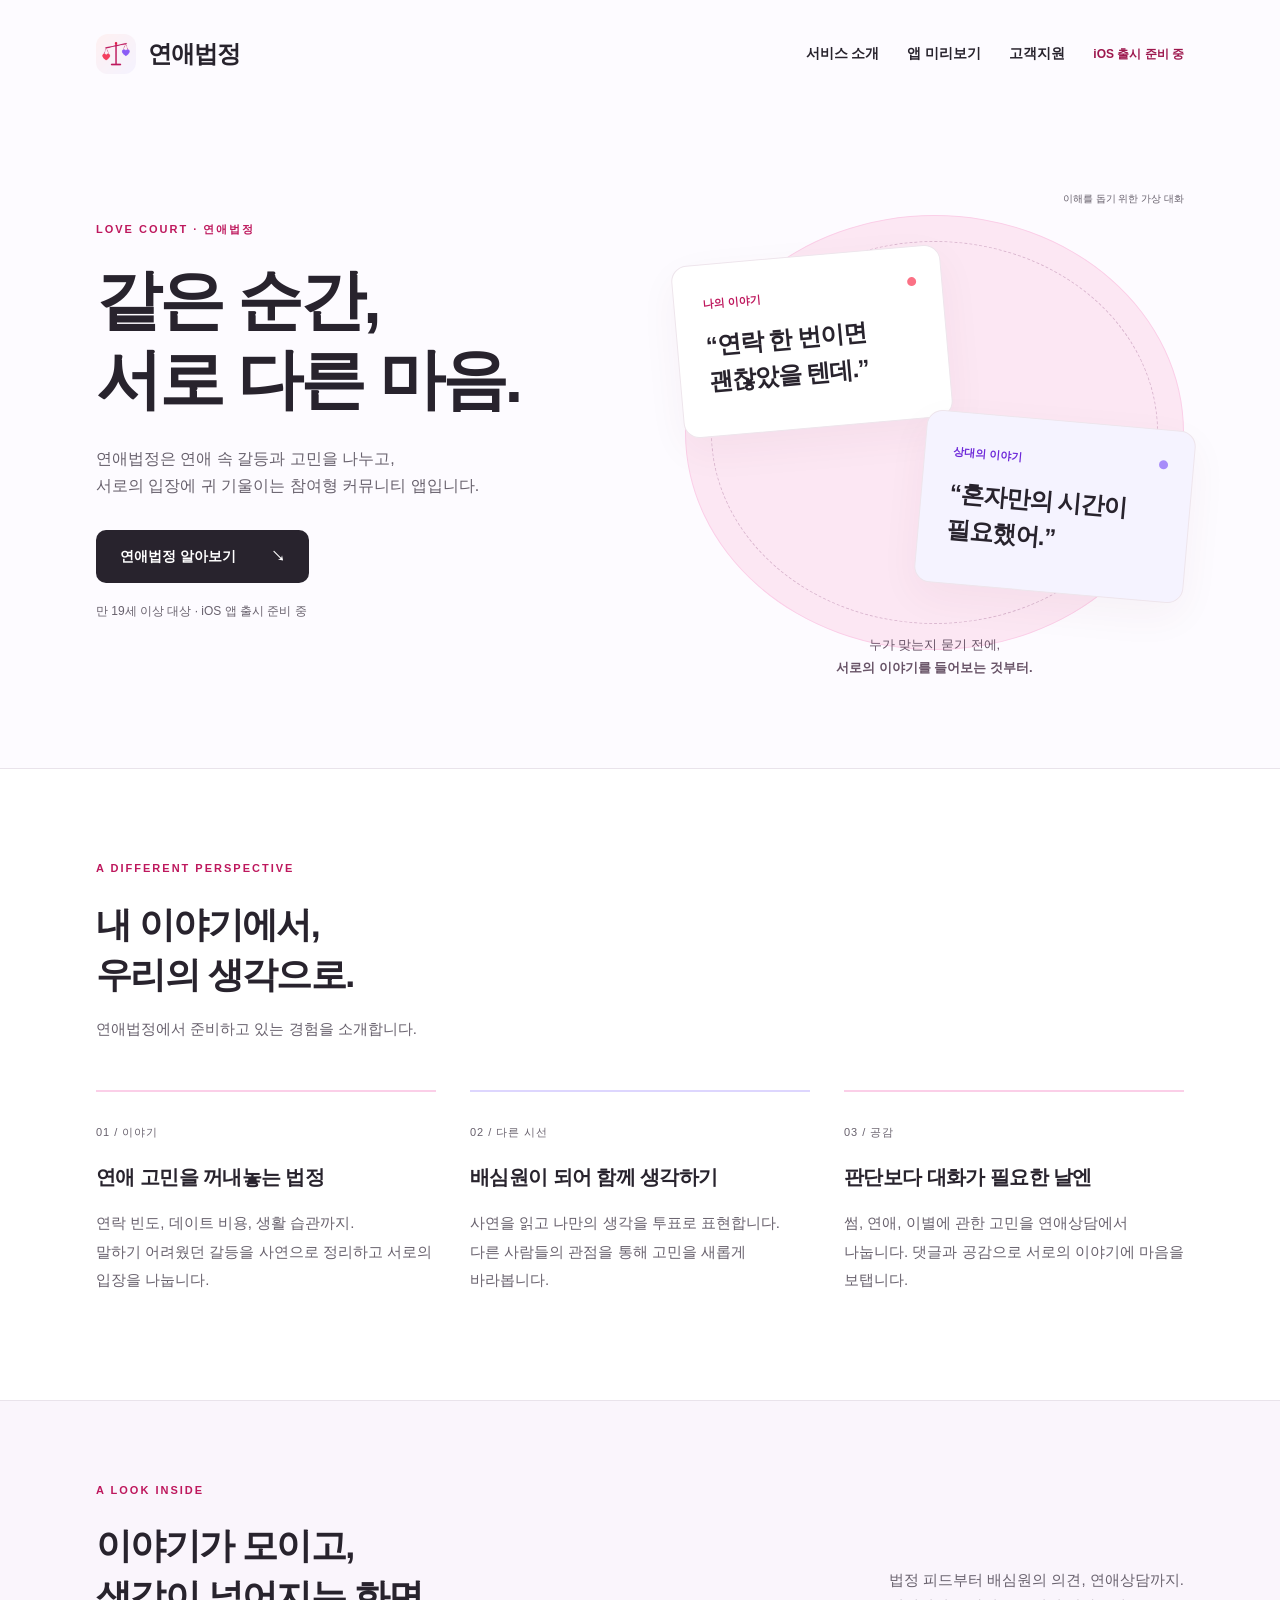
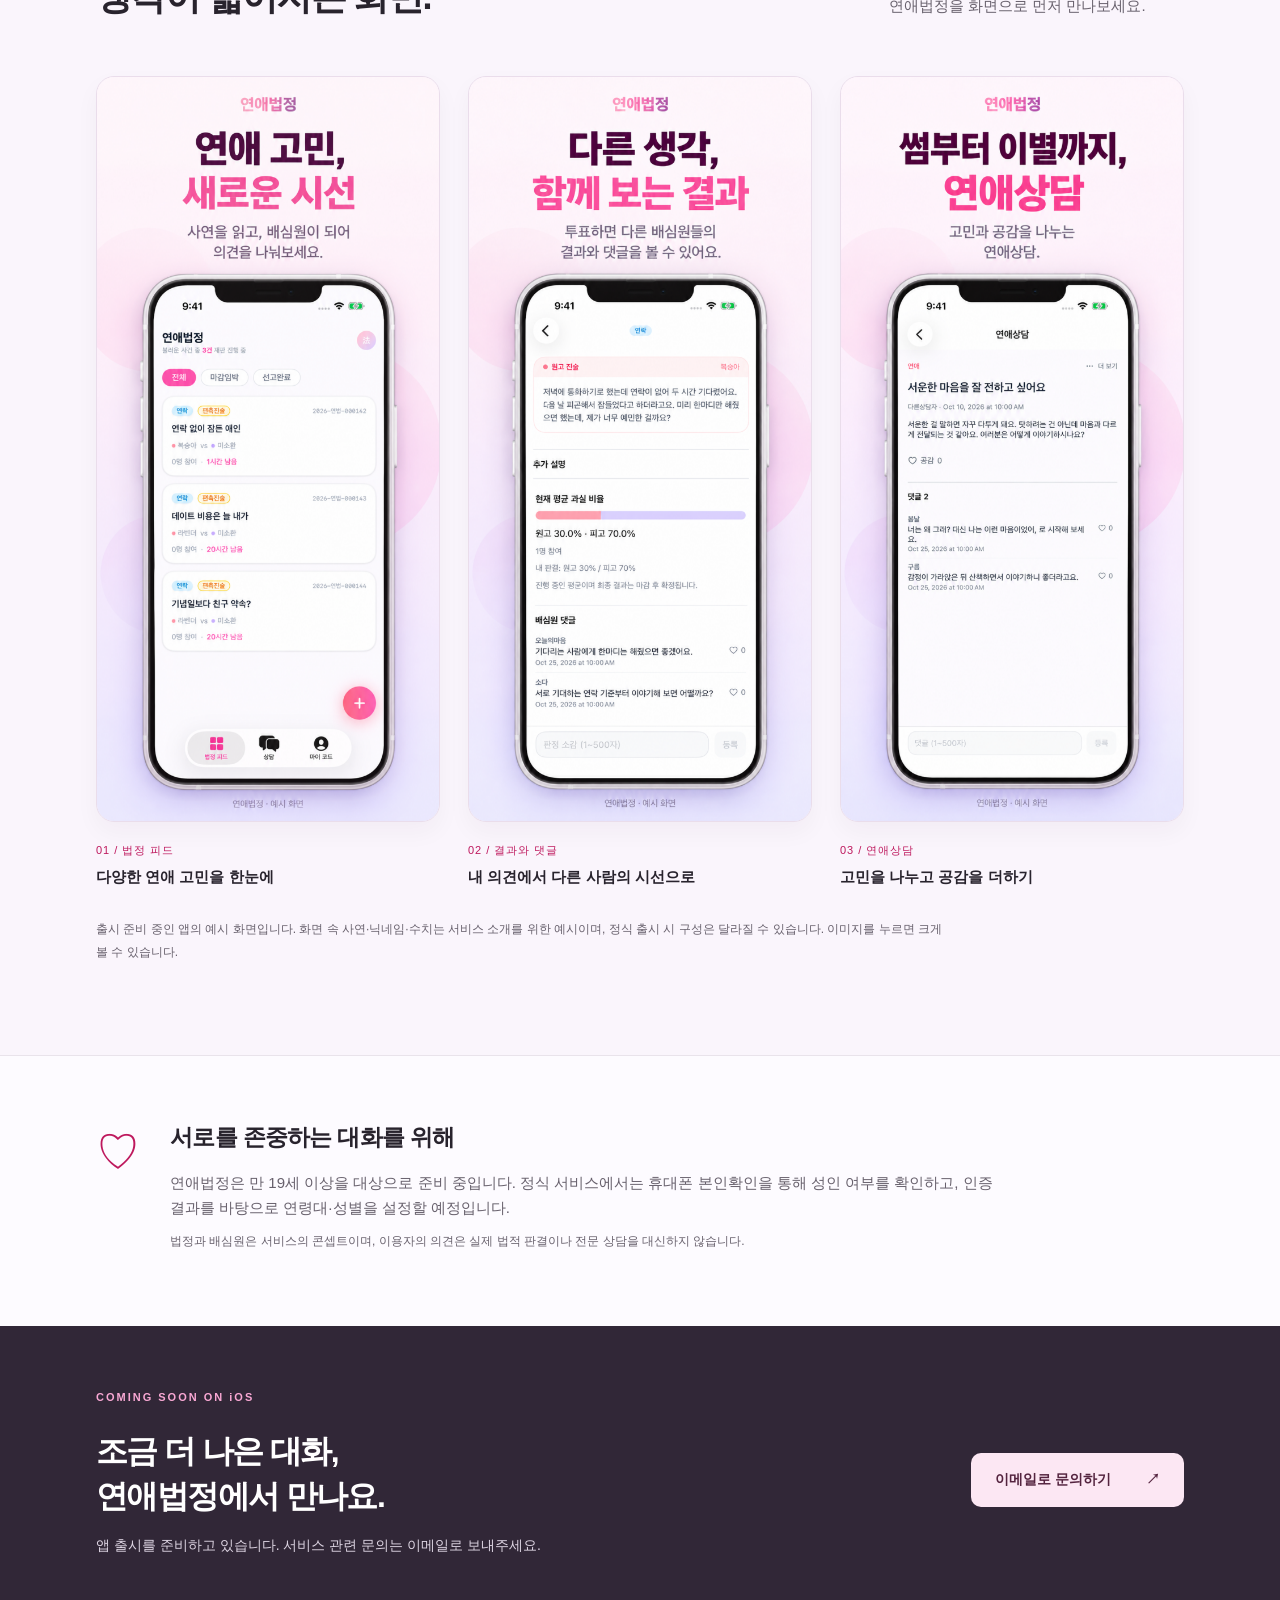
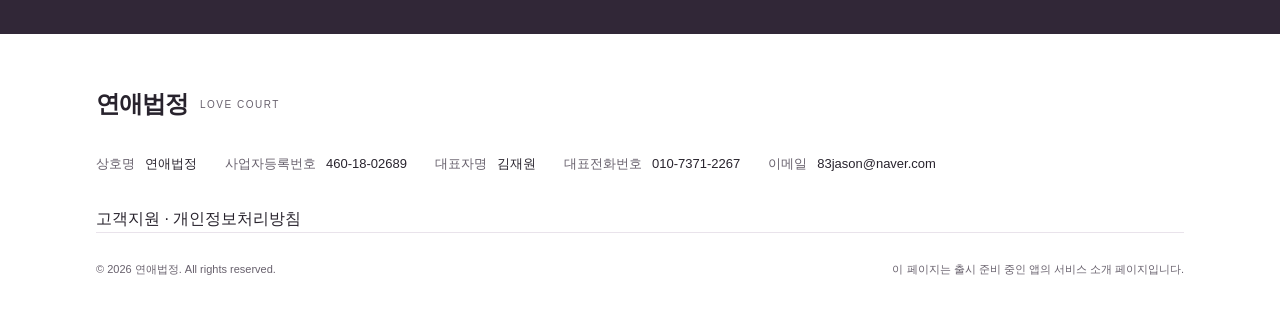
<file: index.html>
<!doctype html>
<html lang="ko">
<head><meta charset="utf-8"><meta name="viewport" content="width=device-width, initial-scale=1"><meta name="theme-color" content="#FDFBFF"><title>연애법정 | 서로 다른 마음을 듣는 곳</title><meta name="description" content="연애 속 고민을 꺼내고, 서로의 입장을 듣고, 함께 생각하는 공간. 만 19세 이상을 위한 연애법정 iOS 앱을 준비하고 있습니다."><meta property="og:title" content="연애법정 — 서로 다른 마음을 듣는 곳"><meta property="og:description" content="연애 고민, 이제 다른 시선으로. 연애법정 iOS 앱 출시 준비 중."><meta property="og:type" content="website"><link rel="icon" href="icon.png"><link rel="stylesheet" href="style.css?v=20261106-text-status"></head>
<body><a class="skip" href="#main">본문 바로가기</a>
<header class="wrap"><a class="brand" href="#" aria-label="연애법정 처음으로"><img src="icon.png" width="40" height="40" alt="">연애법정</a><nav aria-label="주 메뉴"><a href="#about">서비스 소개</a><a class="screens-link" href="#screens">앱 미리보기</a><a href="support.html">고객지원</a><span class="status">iOS 출시 준비 중</span></nav></header>
<main id="main"><section class="hero wrap"><div class="hero-copy"><p class="eyebrow">LOVE COURT · 연애법정</p><h1>같은 순간,<br>서로 다른 마음.</h1><p class="intro">연애법정은 연애 속 갈등과 고민을 나누고,<br class="desktop"> 서로의 입장에 귀 기울이는 참여형 커뮤니티 앱입니다.</p><a class="button" href="#about">연애법정 알아보기 <span aria-hidden="true">↘</span></a><p class="availability">만 19세 이상 대상 · iOS 앱 출시 준비 중</p></div>
<div class="visual" aria-label="서비스 개념을 보여주는 가상의 대화 예시"><div class="orbit"></div><span class="example-label">이해를 돕기 위한 가상 대화</span><div class="note note-a"><span class="speaker">나의 이야기</span><p>“연락 한 번이면<br>괜찮았을 텐데.”</p><span class="dot rose"></span></div><div class="note note-b"><span class="speaker">상대의 이야기</span><p>“혼자만의 시간이<br>필요했어.”</p><span class="dot violet"></span></div><div class="visual-caption">누가 맞는지 묻기 전에,<br><strong>서로의 이야기를 들어보는 것부터.</strong></div></div></section>
<section id="about" class="about"><div class="wrap"><div class="section-heading"><p class="eyebrow">A DIFFERENT PERSPECTIVE</p><h2>내 이야기에서,<br>우리의 생각으로.</h2><p>연애법정에서 준비하고 있는 경험을 소개합니다.</p></div><div class="features"><article><span class="number">01 / 이야기</span><h3>연애 고민을 꺼내놓는 법정</h3><p>연락 빈도, 데이트 비용, 생활 습관까지.<br>말하기 어려웠던 갈등을 사연으로 정리하고 서로의 입장을 나눕니다.</p></article><article><span class="number">02 / 다른 시선</span><h3>배심원이 되어 함께 생각하기</h3><p>사연을 읽고 나만의 생각을 투표로 표현합니다. 다른 사람들의 관점을 통해 고민을 새롭게 바라봅니다.</p></article><article><span class="number">03 / 공감</span><h3>판단보다 대화가 필요한 날엔</h3><p>썸, 연애, 이별에 관한 고민을 연애상담에서 나눕니다. 댓글과 공감으로 서로의 이야기에 마음을 보탭니다.</p></article></div></div></section>
<section class="screens" id="screens"><div class="wrap"><div class="screens-heading"><div><p class="eyebrow">A LOOK INSIDE</p><h2>이야기가 모이고,<br>생각이 넓어지는 화면.</h2></div><p>법정 피드부터 배심원의 의견, 연애상담까지.<br>연애법정을 화면으로 먼저 만나보세요.</p></div><div class="screens-grid">
<figure><a href="images/app-01.png" target="_blank" rel="noopener" aria-label="법정 피드 소개 이미지 크게 보기 (새 탭)"><img src="images/app-01.png" width="1206" height="2622" loading="lazy" alt="연애 고민, 새로운 시선. 사건 목록을 살펴보는 연애법정 법정 피드 예시 화면"></a><figcaption><span>01 / 법정 피드</span>다양한 연애 고민을 한눈에</figcaption></figure>
<figure><a href="images/app-03.png" target="_blank" rel="noopener" aria-label="투표 결과와 댓글 소개 이미지 크게 보기 (새 탭)"><img src="images/app-03.png" width="1206" height="2622" loading="lazy" alt="다른 생각, 함께 보는 결과. 투표 후 과실 비율과 배심원 댓글을 보는 예시 화면"></a><figcaption><span>02 / 결과와 댓글</span>내 의견에서 다른 사람의 시선으로</figcaption></figure>
<figure><a href="images/app-05.png" target="_blank" rel="noopener" aria-label="연애상담 소개 이미지 크게 보기 (새 탭)"><img src="images/app-05.png" width="1206" height="2622" loading="lazy" alt="썸부터 이별까지, 연애상담. 고민 글에 공감과 댓글을 나누는 예시 화면"></a><figcaption><span>03 / 연애상담</span>고민을 나누고 공감을 더하기</figcaption></figure>
</div><p class="screens-note">출시 준비 중인 앱의 예시 화면입니다. 화면 속 사연·닉네임·수치는 서비스 소개를 위한 예시이며, 정식 출시 시 구성은 달라질 수 있습니다. 이미지를 누르면 크게 볼 수 있습니다.</p></div></section>
<section class="notice wrap"><span class="notice-symbol" aria-hidden="true">♡</span><div><h2>서로를 존중하는 대화를 위해</h2><p>연애법정은 만 19세 이상을 대상으로 준비 중입니다. 정식 서비스에서는 휴대폰 본인확인을 통해 성인 여부를 확인하고, 인증 결과를 바탕으로 연령대·성별을 설정할 예정입니다.</p><p class="small">법정과 배심원은 서비스의 콘셉트이며, 이용자의 의견은 실제 법적 판결이나 전문 상담을 대신하지 않습니다.</p></div></section>
<section class="contact" id="contact"><div class="wrap contact-inner"><div><p class="eyebrow">COMING SOON ON iOS</p><h2>조금 더 나은 대화,<br>연애법정에서 만나요.</h2><p>앱 출시를 준비하고 있습니다. 서비스 관련 문의는 이메일로 보내주세요.</p></div><a class="button light" href="mailto:83jason@naver.com">이메일로 문의하기 <span aria-hidden="true">↗</span></a></div></section></main>
<footer><div class="wrap"><a class="brand" href="#">연애법정 <span>LOVE COURT</span></a><dl class="business"><div><dt>상호명</dt><dd>연애법정</dd></div><div><dt>사업자등록번호</dt><dd>460-18-02689</dd></div><div><dt>대표자명</dt><dd>김재원</dd></div><div><dt>대표전화번호</dt><dd><a href="tel:01073712267">010-7371-2267</a></dd></div><div><dt>이메일</dt><dd><a href="mailto:83jason@naver.com">83jason@naver.com</a></dd></div></dl><div class="legal-nav"><a href="support.html">고객지원</a> · <a href="privacy.html">개인정보처리방침</a></div><div class="footer-bottom"><p>© 2026 연애법정. All rights reserved.</p><p>이 페이지는 출시 준비 중인 앱의 서비스 소개 페이지입니다.</p></div></div></footer></body></html>
</file>
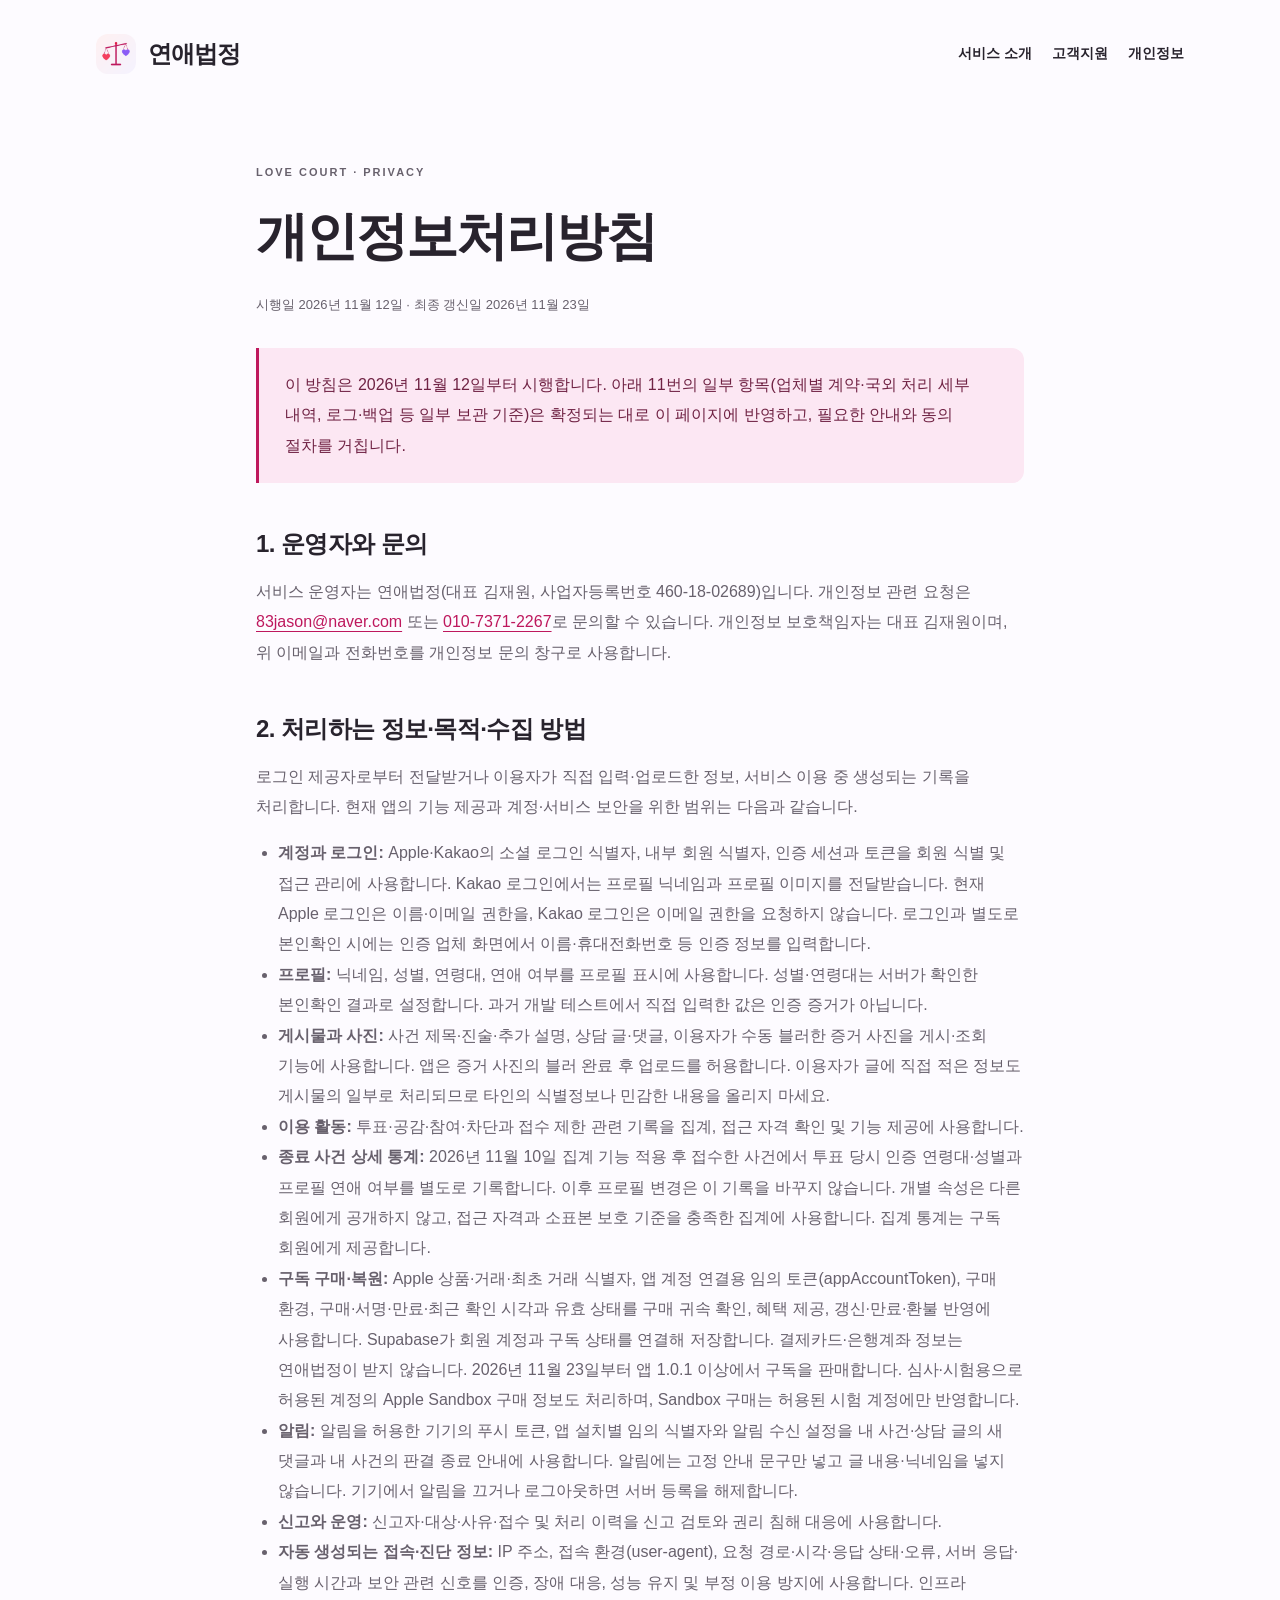
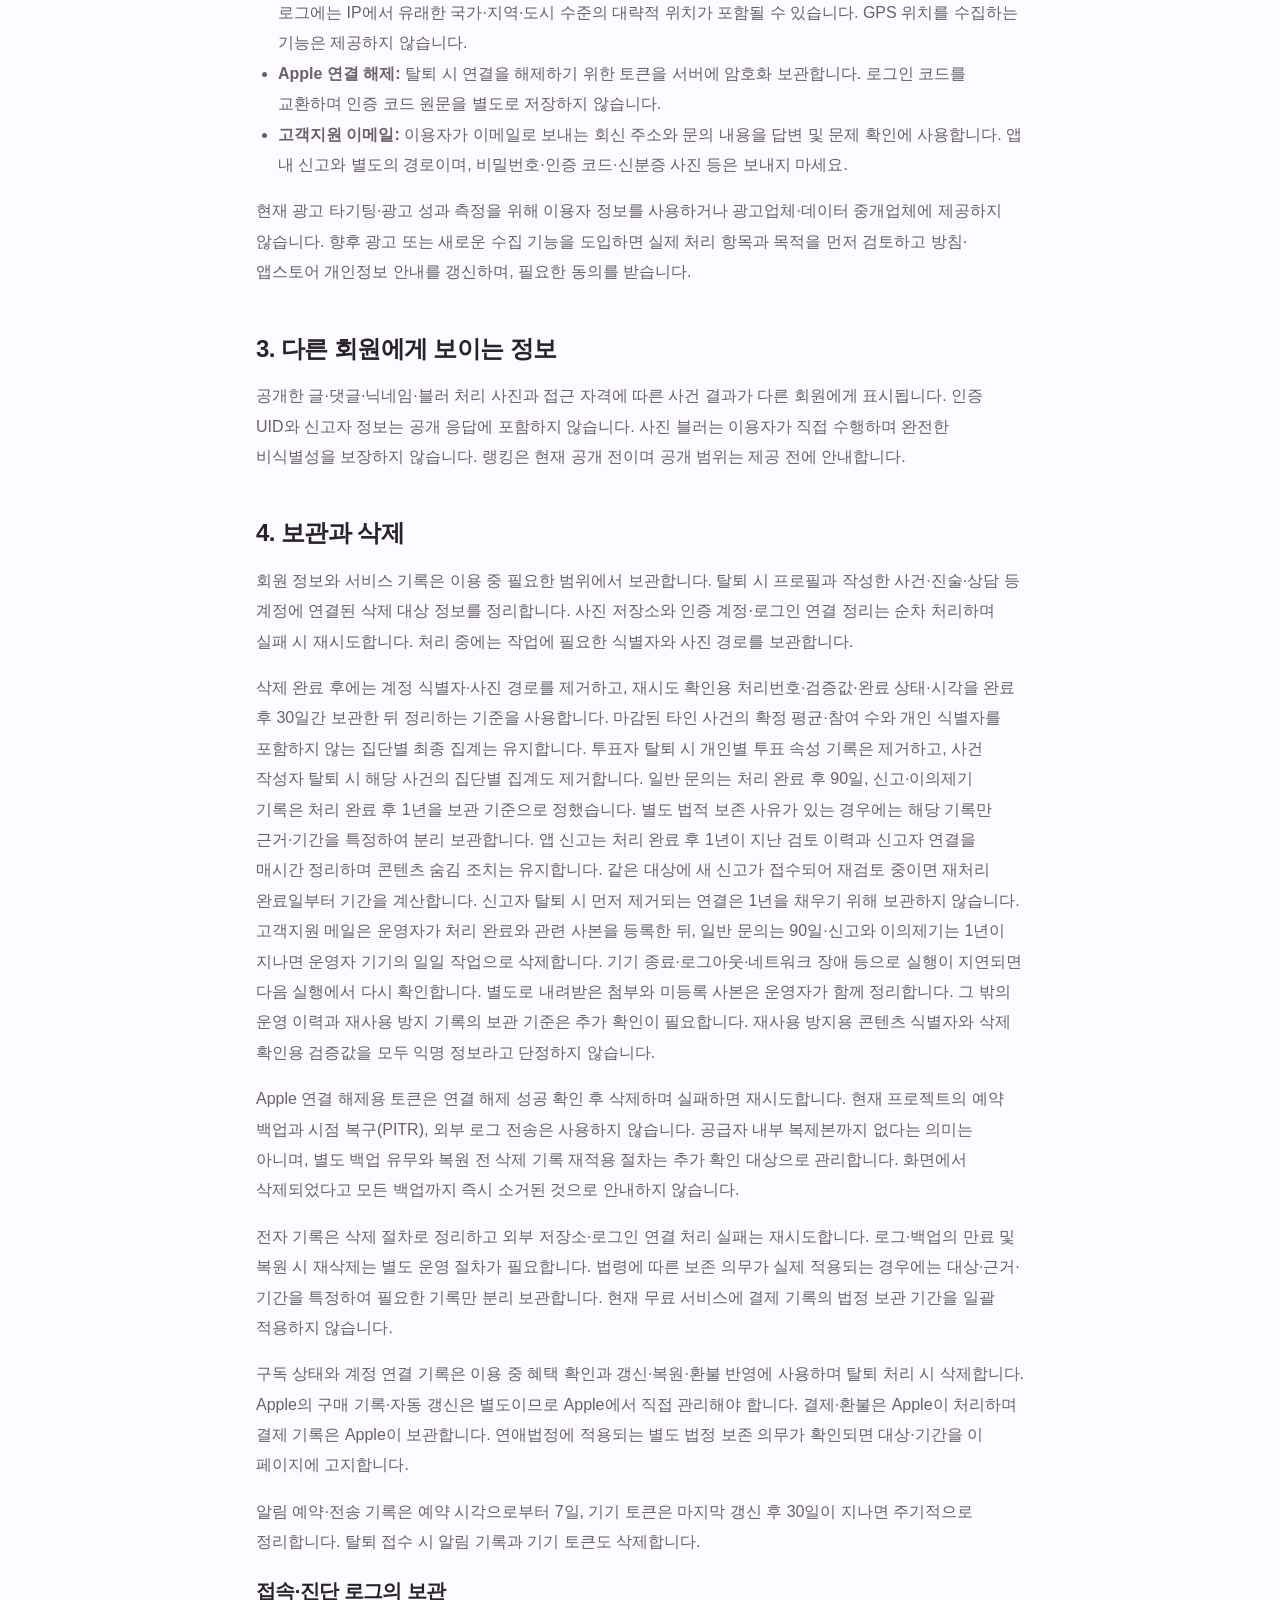
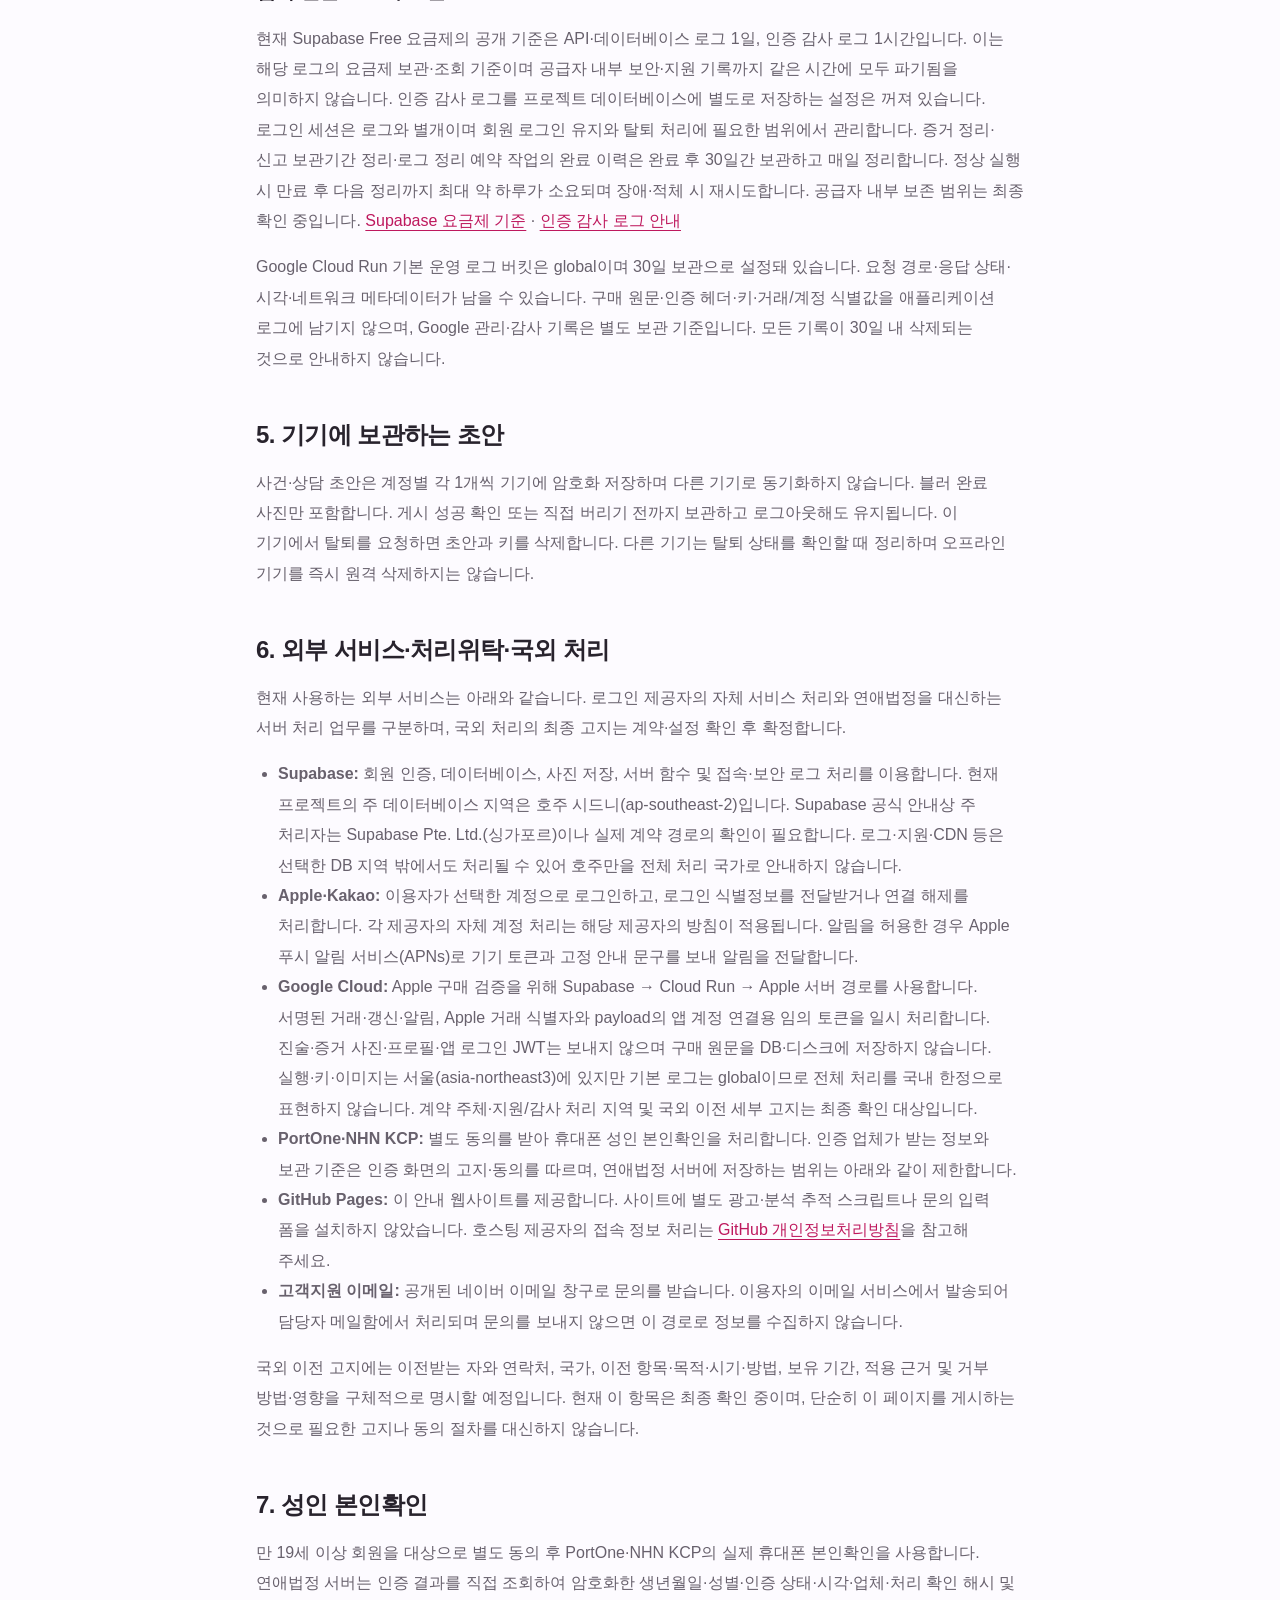
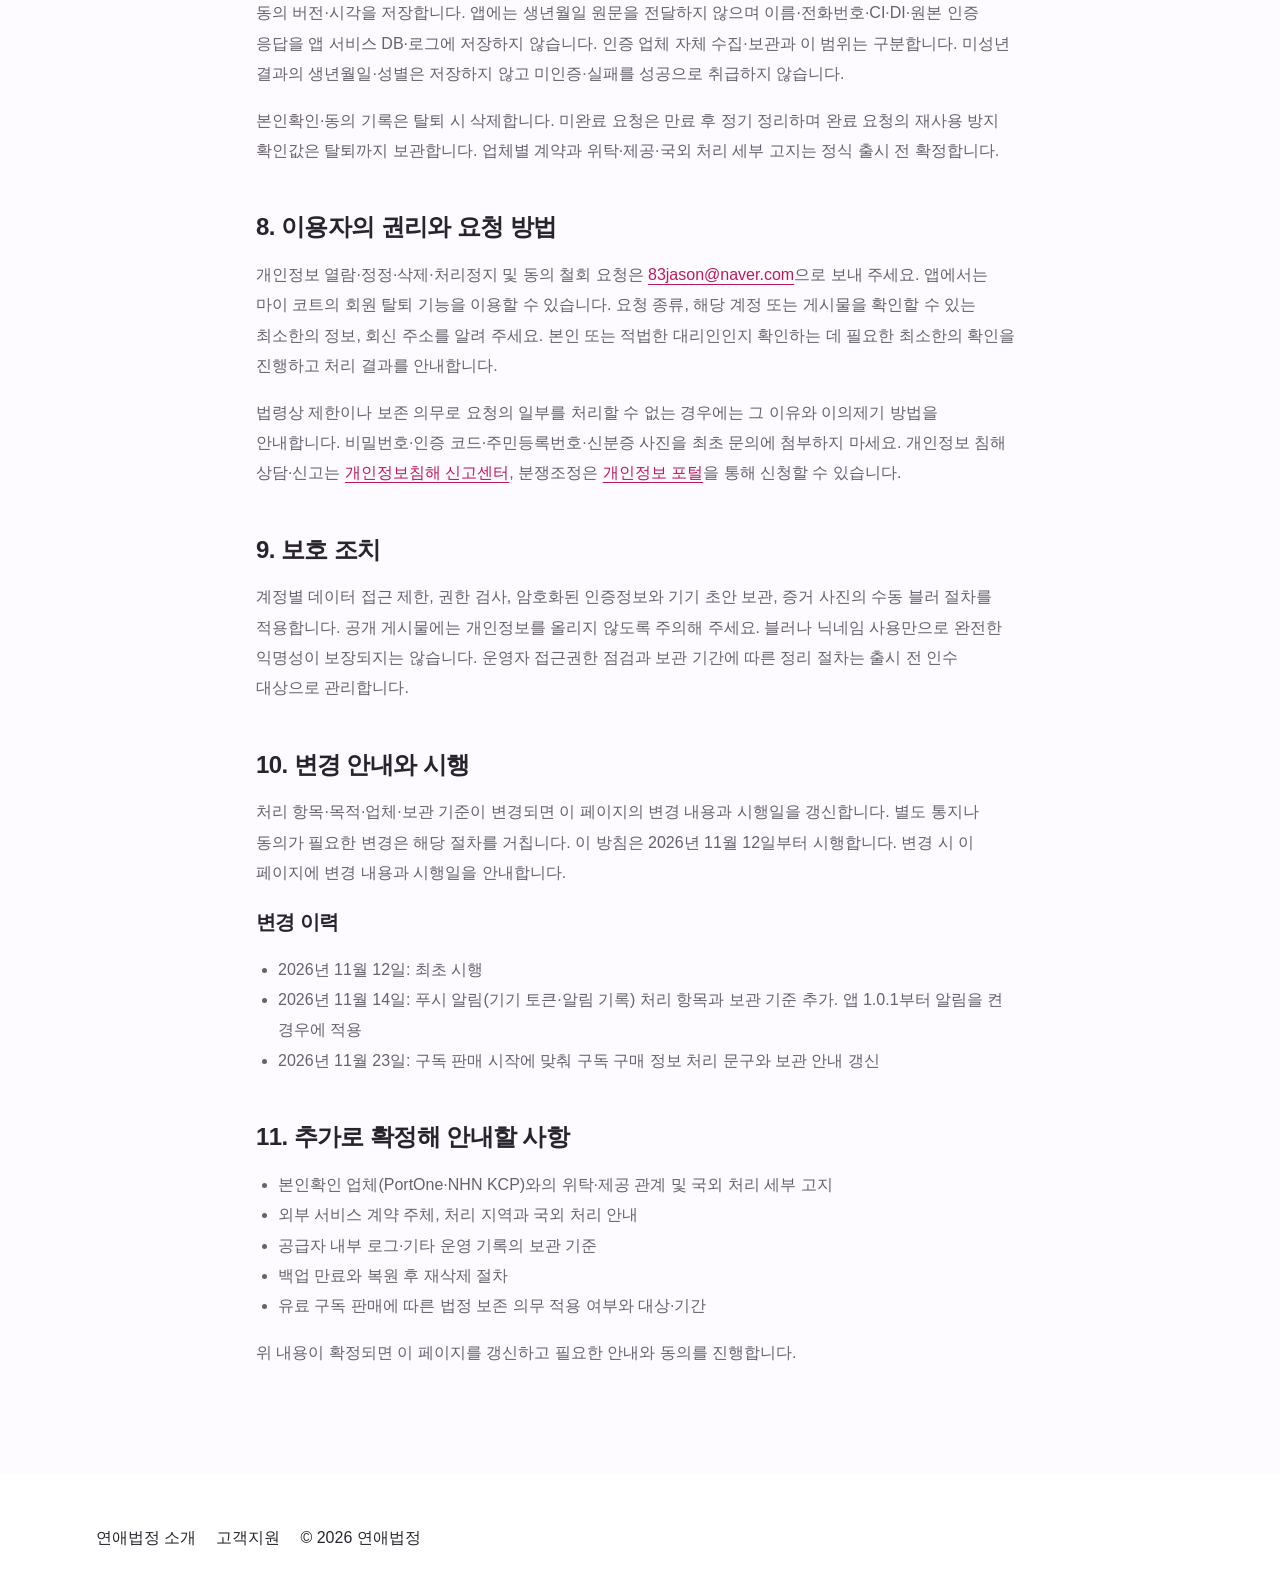
<file: privacy.html>
<!doctype html>
<html lang="ko"><head><meta charset="utf-8"><meta name="viewport" content="width=device-width,initial-scale=1"><title>개인정보처리방침 | 연애법정</title><meta name="description" content="연애법정의 개인정보 처리 현황과 추가 확정 예정 항목을 안내합니다."><link rel="icon" href="icon.png"><link rel="stylesheet" href="style.css"><link rel="stylesheet" href="legal.css"></head>
<body><a class="skip" href="#main">본문 바로가기</a><header class="wrap"><a class="brand" href="index.html"><img src="icon.png" width="40" height="40" alt="">연애법정</a><nav aria-label="주 메뉴"><a href="index.html">서비스 소개</a><a href="support.html">고객지원</a><a href="privacy.html" aria-current="page">개인정보</a></nav></header>
<main id="main" class="wrap document"><p class="eyebrow">LOVE COURT · PRIVACY</p><h1>개인정보처리방침</h1><p class="updated">시행일 2026년 11월 12일 · 최종 갱신일 2026년 11월 23일</p>
<div class="callout"><p>이 방침은 2026년 11월 12일부터 시행합니다. 아래 11번의 일부 항목(업체별 계약·국외 처리 세부 내역, 로그·백업 등 일부 보관 기준)은 확정되는 대로 이 페이지에 반영하고, 필요한 안내와 동의 절차를 거칩니다.</p></div>
<h2>1. 운영자와 문의</h2><p>서비스 운영자는 연애법정(대표 김재원, 사업자등록번호 460-18-02689)입니다. 개인정보 관련 요청은 <a href="mailto:83jason@naver.com">83jason@naver.com</a> 또는 <a href="tel:01073712267">010-7371-2267</a>로 문의할 수 있습니다. 개인정보 보호책임자는 대표 김재원이며, 위 이메일과 전화번호를 개인정보 문의 창구로 사용합니다.</p>
<h2>2. 처리하는 정보·목적·수집 방법</h2>
<p>로그인 제공자로부터 전달받거나 이용자가 직접 입력·업로드한 정보, 서비스 이용 중 생성되는 기록을 처리합니다. 현재 앱의 기능 제공과 계정·서비스 보안을 위한 범위는 다음과 같습니다.</p>
<ul>
<li><strong>계정과 로그인:</strong> Apple·Kakao의 소셜 로그인 식별자, 내부 회원 식별자, 인증 세션과 토큰을 회원 식별 및 접근 관리에 사용합니다. Kakao 로그인에서는 프로필 닉네임과 프로필 이미지를 전달받습니다. 현재 Apple 로그인은 이름·이메일 권한을, Kakao 로그인은 이메일 권한을 요청하지 않습니다. 로그인과 별도로 본인확인 시에는 인증 업체 화면에서 이름·휴대전화번호 등 인증 정보를 입력합니다.</li>
<li><strong>프로필:</strong> 닉네임, 성별, 연령대, 연애 여부를 프로필 표시에 사용합니다. 성별·연령대는 서버가 확인한 본인확인 결과로 설정합니다. 과거 개발 테스트에서 직접 입력한 값은 인증 증거가 아닙니다.</li>
<li><strong>게시물과 사진:</strong> 사건 제목·진술·추가 설명, 상담 글·댓글, 이용자가 수동 블러한 증거 사진을 게시·조회 기능에 사용합니다. 앱은 증거 사진의 블러 완료 후 업로드를 허용합니다. 이용자가 글에 직접 적은 정보도 게시물의 일부로 처리되므로 타인의 식별정보나 민감한 내용을 올리지 마세요.</li>
<li><strong>이용 활동:</strong> 투표·공감·참여·차단과 접수 제한 관련 기록을 집계, 접근 자격 확인 및 기능 제공에 사용합니다.</li>
<li><strong>종료 사건 상세 통계:</strong> 2026년 11월 10일 집계 기능 적용 후 접수한 사건에서 투표 당시 인증 연령대·성별과 프로필 연애 여부를 별도로 기록합니다. 이후 프로필 변경은 이 기록을 바꾸지 않습니다. 개별 속성은 다른 회원에게 공개하지 않고, 접근 자격과 소표본 보호 기준을 충족한 집계에 사용합니다. 집계 통계는 구독 회원에게 제공합니다.</li>
<li><strong>구독 구매·복원:</strong> Apple 상품·거래·최초 거래 식별자, 앱 계정 연결용 임의 토큰(appAccountToken), 구매 환경, 구매·서명·만료·최근 확인 시각과 유효 상태를 구매 귀속 확인, 혜택 제공, 갱신·만료·환불 반영에 사용합니다. Supabase가 회원 계정과 구독 상태를 연결해 저장합니다. 결제카드·은행계좌 정보는 연애법정이 받지 않습니다. 2026년 11월 23일부터 앱 1.0.1 이상에서 구독을 판매합니다. 심사·시험용으로 허용된 계정의 Apple Sandbox 구매 정보도 처리하며, Sandbox 구매는 허용된 시험 계정에만 반영합니다.</li>
<li><strong>알림:</strong> 알림을 허용한 기기의 푸시 토큰, 앱 설치별 임의 식별자와 알림 수신 설정을 내 사건·상담 글의 새 댓글과 내 사건의 판결 종료 안내에 사용합니다. 알림에는 고정 안내 문구만 넣고 글 내용·닉네임을 넣지 않습니다. 기기에서 알림을 끄거나 로그아웃하면 서버 등록을 해제합니다.</li>
<li><strong>신고와 운영:</strong> 신고자·대상·사유·접수 및 처리 이력을 신고 검토와 권리 침해 대응에 사용합니다.</li>
<li><strong>자동 생성되는 접속·진단 정보:</strong> IP 주소, 접속 환경(user-agent), 요청 경로·시각·응답 상태·오류, 서버 응답·실행 시간과 보안 관련 신호를 인증, 장애 대응, 성능 유지 및 부정 이용 방지에 사용합니다. 인프라 로그에는 IP에서 유래한 국가·지역·도시 수준의 대략적 위치가 포함될 수 있습니다. GPS 위치를 수집하는 기능은 제공하지 않습니다.</li>
<li><strong>Apple 연결 해제:</strong> 탈퇴 시 연결을 해제하기 위한 토큰을 서버에 암호화 보관합니다. 로그인 코드를 교환하며 인증 코드 원문을 별도로 저장하지 않습니다.</li>
<li><strong>고객지원 이메일:</strong> 이용자가 이메일로 보내는 회신 주소와 문의 내용을 답변 및 문제 확인에 사용합니다. 앱 내 신고와 별도의 경로이며, 비밀번호·인증 코드·신분증 사진 등은 보내지 마세요.</li>
</ul>
<p>현재 광고 타기팅·광고 성과 측정을 위해 이용자 정보를 사용하거나 광고업체·데이터 중개업체에 제공하지 않습니다. 향후 광고 또는 새로운 수집 기능을 도입하면 실제 처리 항목과 목적을 먼저 검토하고 방침·앱스토어 개인정보 안내를 갱신하며, 필요한 동의를 받습니다.</p>
<h2>3. 다른 회원에게 보이는 정보</h2><p>공개한 글·댓글·닉네임·블러 처리 사진과 접근 자격에 따른 사건 결과가 다른 회원에게 표시됩니다. 인증 UID와 신고자 정보는 공개 응답에 포함하지 않습니다. 사진 블러는 이용자가 직접 수행하며 완전한 비식별성을 보장하지 않습니다. 랭킹은 현재 공개 전이며 공개 범위는 제공 전에 안내합니다.</p>
<h2>4. 보관과 삭제</h2><p>회원 정보와 서비스 기록은 이용 중 필요한 범위에서 보관합니다. 탈퇴 시 프로필과 작성한 사건·진술·상담 등 계정에 연결된 삭제 대상 정보를 정리합니다. 사진 저장소와 인증 계정·로그인 연결 정리는 순차 처리하며 실패 시 재시도합니다. 처리 중에는 작업에 필요한 식별자와 사진 경로를 보관합니다.</p><p>삭제 완료 후에는 계정 식별자·사진 경로를 제거하고, 재시도 확인용 처리번호·검증값·완료 상태·시각을 완료 후 30일간 보관한 뒤 정리하는 기준을 사용합니다. 마감된 타인 사건의 확정 평균·참여 수와 개인 식별자를 포함하지 않는 집단별 최종 집계는 유지합니다. 투표자 탈퇴 시 개인별 투표 속성 기록은 제거하고, 사건 작성자 탈퇴 시 해당 사건의 집단별 집계도 제거합니다. 일반 문의는 처리 완료 후 90일, 신고·이의제기 기록은 처리 완료 후 1년을 보관 기준으로 정했습니다. 별도 법적 보존 사유가 있는 경우에는 해당 기록만 근거·기간을 특정하여 분리 보관합니다. 앱 신고는 처리 완료 후 1년이 지난 검토 이력과 신고자 연결을 매시간 정리하며 콘텐츠 숨김 조치는 유지합니다. 같은 대상에 새 신고가 접수되어 재검토 중이면 재처리 완료일부터 기간을 계산합니다. 신고자 탈퇴 시 먼저 제거되는 연결은 1년을 채우기 위해 보관하지 않습니다. 고객지원 메일은 운영자가 처리 완료와 관련 사본을 등록한 뒤, 일반 문의는 90일·신고와 이의제기는 1년이 지나면 운영자 기기의 일일 작업으로 삭제합니다. 기기 종료·로그아웃·네트워크 장애 등으로 실행이 지연되면 다음 실행에서 다시 확인합니다. 별도로 내려받은 첨부와 미등록 사본은 운영자가 함께 정리합니다. 그 밖의 운영 이력과 재사용 방지 기록의 보관 기준은 추가 확인이 필요합니다. 재사용 방지용 콘텐츠 식별자와 삭제 확인용 검증값을 모두 익명 정보라고 단정하지 않습니다.</p><p>Apple 연결 해제용 토큰은 연결 해제 성공 확인 후 삭제하며 실패하면 재시도합니다. 현재 프로젝트의 예약 백업과 시점 복구(PITR), 외부 로그 전송은 사용하지 않습니다. 공급자 내부 복제본까지 없다는 의미는 아니며, 별도 백업 유무와 복원 전 삭제 기록 재적용 절차는 추가 확인 대상으로 관리합니다. 화면에서 삭제되었다고 모든 백업까지 즉시 소거된 것으로 안내하지 않습니다.</p>
<p>전자 기록은 삭제 절차로 정리하고 외부 저장소·로그인 연결 처리 실패는 재시도합니다. 로그·백업의 만료 및 복원 시 재삭제는 별도 운영 절차가 필요합니다. 법령에 따른 보존 의무가 실제 적용되는 경우에는 대상·근거·기간을 특정하여 필요한 기록만 분리 보관합니다. 현재 무료 서비스에 결제 기록의 법정 보관 기간을 일괄 적용하지 않습니다.</p>
<p>구독 상태와 계정 연결 기록은 이용 중 혜택 확인과 갱신·복원·환불 반영에 사용하며 탈퇴 처리 시 삭제합니다. Apple의 구매 기록·자동 갱신은 별도이므로 Apple에서 직접 관리해야 합니다. 결제·환불은 Apple이 처리하며 결제 기록은 Apple이 보관합니다. 연애법정에 적용되는 별도 법정 보존 의무가 확인되면 대상·기간을 이 페이지에 고지합니다.</p>
<p>알림 예약·전송 기록은 예약 시각으로부터 7일, 기기 토큰은 마지막 갱신 후 30일이 지나면 주기적으로 정리합니다. 탈퇴 접수 시 알림 기록과 기기 토큰도 삭제합니다.</p>
<h3>접속·진단 로그의 보관</h3><p>현재 Supabase Free 요금제의 공개 기준은 API·데이터베이스 로그 1일, 인증 감사 로그 1시간입니다. 이는 해당 로그의 요금제 보관·조회 기준이며 공급자 내부 보안·지원 기록까지 같은 시간에 모두 파기됨을 의미하지 않습니다. 인증 감사 로그를 프로젝트 데이터베이스에 별도로 저장하는 설정은 꺼져 있습니다. 로그인 세션은 로그와 별개이며 회원 로그인 유지와 탈퇴 처리에 필요한 범위에서 관리합니다. 증거 정리·신고 보관기간 정리·로그 정리 예약 작업의 완료 이력은 완료 후 30일간 보관하고 매일 정리합니다. 정상 실행 시 만료 후 다음 정리까지 최대 약 하루가 소요되며 장애·적체 시 재시도합니다. 공급자 내부 보존 범위는 최종 확인 중입니다. <a href="https://supabase.com/pricing">Supabase 요금제 기준</a> · <a href="https://supabase.com/docs/guides/auth/audit-logs">인증 감사 로그 안내</a></p>
<p>Google Cloud Run 기본 운영 로그 버킷은 global이며 30일 보관으로 설정돼 있습니다. 요청 경로·응답 상태·시각·네트워크 메타데이터가 남을 수 있습니다. 구매 원문·인증 헤더·키·거래/계정 식별값을 애플리케이션 로그에 남기지 않으며, Google 관리·감사 기록은 별도 보관 기준입니다. 모든 기록이 30일 내 삭제되는 것으로 안내하지 않습니다.</p>
<h2>5. 기기에 보관하는 초안</h2><p>사건·상담 초안은 계정별 각 1개씩 기기에 암호화 저장하며 다른 기기로 동기화하지 않습니다. 블러 완료 사진만 포함합니다. 게시 성공 확인 또는 직접 버리기 전까지 보관하고 로그아웃해도 유지됩니다. 이 기기에서 탈퇴를 요청하면 초안과 키를 삭제합니다. 다른 기기는 탈퇴 상태를 확인할 때 정리하며 오프라인 기기를 즉시 원격 삭제하지는 않습니다.</p>
<h2>6. 외부 서비스·처리위탁·국외 처리</h2>
<p>현재 사용하는 외부 서비스는 아래와 같습니다. 로그인 제공자의 자체 서비스 처리와 연애법정을 대신하는 서버 처리 업무를 구분하며, 국외 처리의 최종 고지는 계약·설정 확인 후 확정합니다.</p>
<ul>
<li><strong>Supabase:</strong> 회원 인증, 데이터베이스, 사진 저장, 서버 함수 및 접속·보안 로그 처리를 이용합니다. 현재 프로젝트의 주 데이터베이스 지역은 호주 시드니(ap-southeast-2)입니다. Supabase 공식 안내상 주 처리자는 Supabase Pte. Ltd.(싱가포르)이나 실제 계약 경로의 확인이 필요합니다. 로그·지원·CDN 등은 선택한 DB 지역 밖에서도 처리될 수 있어 호주만을 전체 처리 국가로 안내하지 않습니다.</li>
<li><strong>Apple·Kakao:</strong> 이용자가 선택한 계정으로 로그인하고, 로그인 식별정보를 전달받거나 연결 해제를 처리합니다. 각 제공자의 자체 계정 처리는 해당 제공자의 방침이 적용됩니다. 알림을 허용한 경우 Apple 푸시 알림 서비스(APNs)로 기기 토큰과 고정 안내 문구를 보내 알림을 전달합니다.</li>
<li><strong>Google Cloud:</strong> Apple 구매 검증을 위해 Supabase → Cloud Run → Apple 서버 경로를 사용합니다. 서명된 거래·갱신·알림, Apple 거래 식별자와 payload의 앱 계정 연결용 임의 토큰을 일시 처리합니다. 진술·증거 사진·프로필·앱 로그인 JWT는 보내지 않으며 구매 원문을 DB·디스크에 저장하지 않습니다. 실행·키·이미지는 서울(asia-northeast3)에 있지만 기본 로그는 global이므로 전체 처리를 국내 한정으로 표현하지 않습니다. 계약 주체·지원/감사 처리 지역 및 국외 이전 세부 고지는 최종 확인 대상입니다.</li>
<li><strong>PortOne·NHN KCP:</strong> 별도 동의를 받아 휴대폰 성인 본인확인을 처리합니다. 인증 업체가 받는 정보와 보관 기준은 인증 화면의 고지·동의를 따르며, 연애법정 서버에 저장하는 범위는 아래와 같이 제한합니다.</li>
<li><strong>GitHub Pages:</strong> 이 안내 웹사이트를 제공합니다. 사이트에 별도 광고·분석 추적 스크립트나 문의 입력 폼을 설치하지 않았습니다. 호스팅 제공자의 접속 정보 처리는 <a href="https://docs.github.com/en/site-policy/privacy-policies/github-general-privacy-statement">GitHub 개인정보처리방침</a>을 참고해 주세요.</li>
<li><strong>고객지원 이메일:</strong> 공개된 네이버 이메일 창구로 문의를 받습니다. 이용자의 이메일 서비스에서 발송되어 담당자 메일함에서 처리되며 문의를 보내지 않으면 이 경로로 정보를 수집하지 않습니다.</li>
</ul>
<p>국외 이전 고지에는 이전받는 자와 연락처, 국가, 이전 항목·목적·시기·방법, 보유 기간, 적용 근거 및 거부 방법·영향을 구체적으로 명시할 예정입니다. 현재 이 항목은 최종 확인 중이며, 단순히 이 페이지를 게시하는 것으로 필요한 고지나 동의 절차를 대신하지 않습니다.</p>
<h2>7. 성인 본인확인</h2><p>만 19세 이상 회원을 대상으로 별도 동의 후 PortOne·NHN KCP의 실제 휴대폰 본인확인을 사용합니다. 연애법정 서버는 인증 결과를 직접 조회하여 암호화한 생년월일·성별·인증 상태·시각·업체·처리 확인 해시 및 동의 버전·시각을 저장합니다. 앱에는 생년월일 원문을 전달하지 않으며 이름·전화번호·CI·DI·원본 인증 응답을 앱 서비스 DB·로그에 저장하지 않습니다. 인증 업체 자체 수집·보관과 이 범위는 구분합니다. 미성년 결과의 생년월일·성별은 저장하지 않고 미인증·실패를 성공으로 취급하지 않습니다.</p><p>본인확인·동의 기록은 탈퇴 시 삭제합니다. 미완료 요청은 만료 후 정기 정리하며 완료 요청의 재사용 방지 확인값은 탈퇴까지 보관합니다. 업체별 계약과 위탁·제공·국외 처리 세부 고지는 정식 출시 전 확정합니다.</p>
<h2>8. 이용자의 권리와 요청 방법</h2>
<p>개인정보 열람·정정·삭제·처리정지 및 동의 철회 요청은 <a href="mailto:83jason@naver.com">83jason@naver.com</a>으로 보내 주세요. 앱에서는 마이 코트의 회원 탈퇴 기능을 이용할 수 있습니다. 요청 종류, 해당 계정 또는 게시물을 확인할 수 있는 최소한의 정보, 회신 주소를 알려 주세요. 본인 또는 적법한 대리인인지 확인하는 데 필요한 최소한의 확인을 진행하고 처리 결과를 안내합니다.</p>
<p>법령상 제한이나 보존 의무로 요청의 일부를 처리할 수 없는 경우에는 그 이유와 이의제기 방법을 안내합니다. 비밀번호·인증 코드·주민등록번호·신분증 사진을 최초 문의에 첨부하지 마세요. 개인정보 침해 상담·신고는 <a href="https://privacy.kisa.or.kr/">개인정보침해 신고센터</a>, 분쟁조정은 <a href="https://www.privacy.go.kr/">개인정보 포털</a>을 통해 신청할 수 있습니다.</p>
<h2>9. 보호 조치</h2>
<p>계정별 데이터 접근 제한, 권한 검사, 암호화된 인증정보와 기기 초안 보관, 증거 사진의 수동 블러 절차를 적용합니다. 공개 게시물에는 개인정보를 올리지 않도록 주의해 주세요. 블러나 닉네임 사용만으로 완전한 익명성이 보장되지는 않습니다. 운영자 접근권한 점검과 보관 기간에 따른 정리 절차는 출시 전 인수 대상으로 관리합니다.</p>
<h2>10. 변경 안내와 시행</h2>
<p>처리 항목·목적·업체·보관 기준이 변경되면 이 페이지의 변경 내용과 시행일을 갱신합니다. 별도 통지나 동의가 필요한 변경은 해당 절차를 거칩니다. 이 방침은 2026년 11월 12일부터 시행합니다. 변경 시 이 페이지에 변경 내용과 시행일을 안내합니다.</p><h3>변경 이력</h3><ul><li>2026년 11월 12일: 최초 시행</li><li>2026년 11월 14일: 푸시 알림(기기 토큰·알림 기록) 처리 항목과 보관 기준 추가. 앱 1.0.1부터 알림을 켠 경우에 적용</li><li>2026년 11월 23일: 구독 판매 시작에 맞춰 구독 구매 정보 처리 문구와 보관 안내 갱신</li></ul>
<h2>11. 추가로 확정해 안내할 사항</h2><ul><li>본인확인 업체(PortOne·NHN KCP)와의 위탁·제공 관계 및 국외 처리 세부 고지</li><li>외부 서비스 계약 주체, 처리 지역과 국외 처리 안내</li><li>공급자 내부 로그·기타 운영 기록의 보관 기준</li><li>백업 만료와 복원 후 재삭제 절차</li><li>유료 구독 판매에 따른 법정 보존 의무 적용 여부와 대상·기간</li></ul><p>위 내용이 확정되면 이 페이지를 갱신하고 필요한 안내와 동의를 진행합니다.</p></main><footer><div class="wrap legal-nav"><a href="index.html">연애법정 소개</a><a href="support.html">고객지원</a><span>© 2026 연애법정</span></div></footer></body></html>
</file>
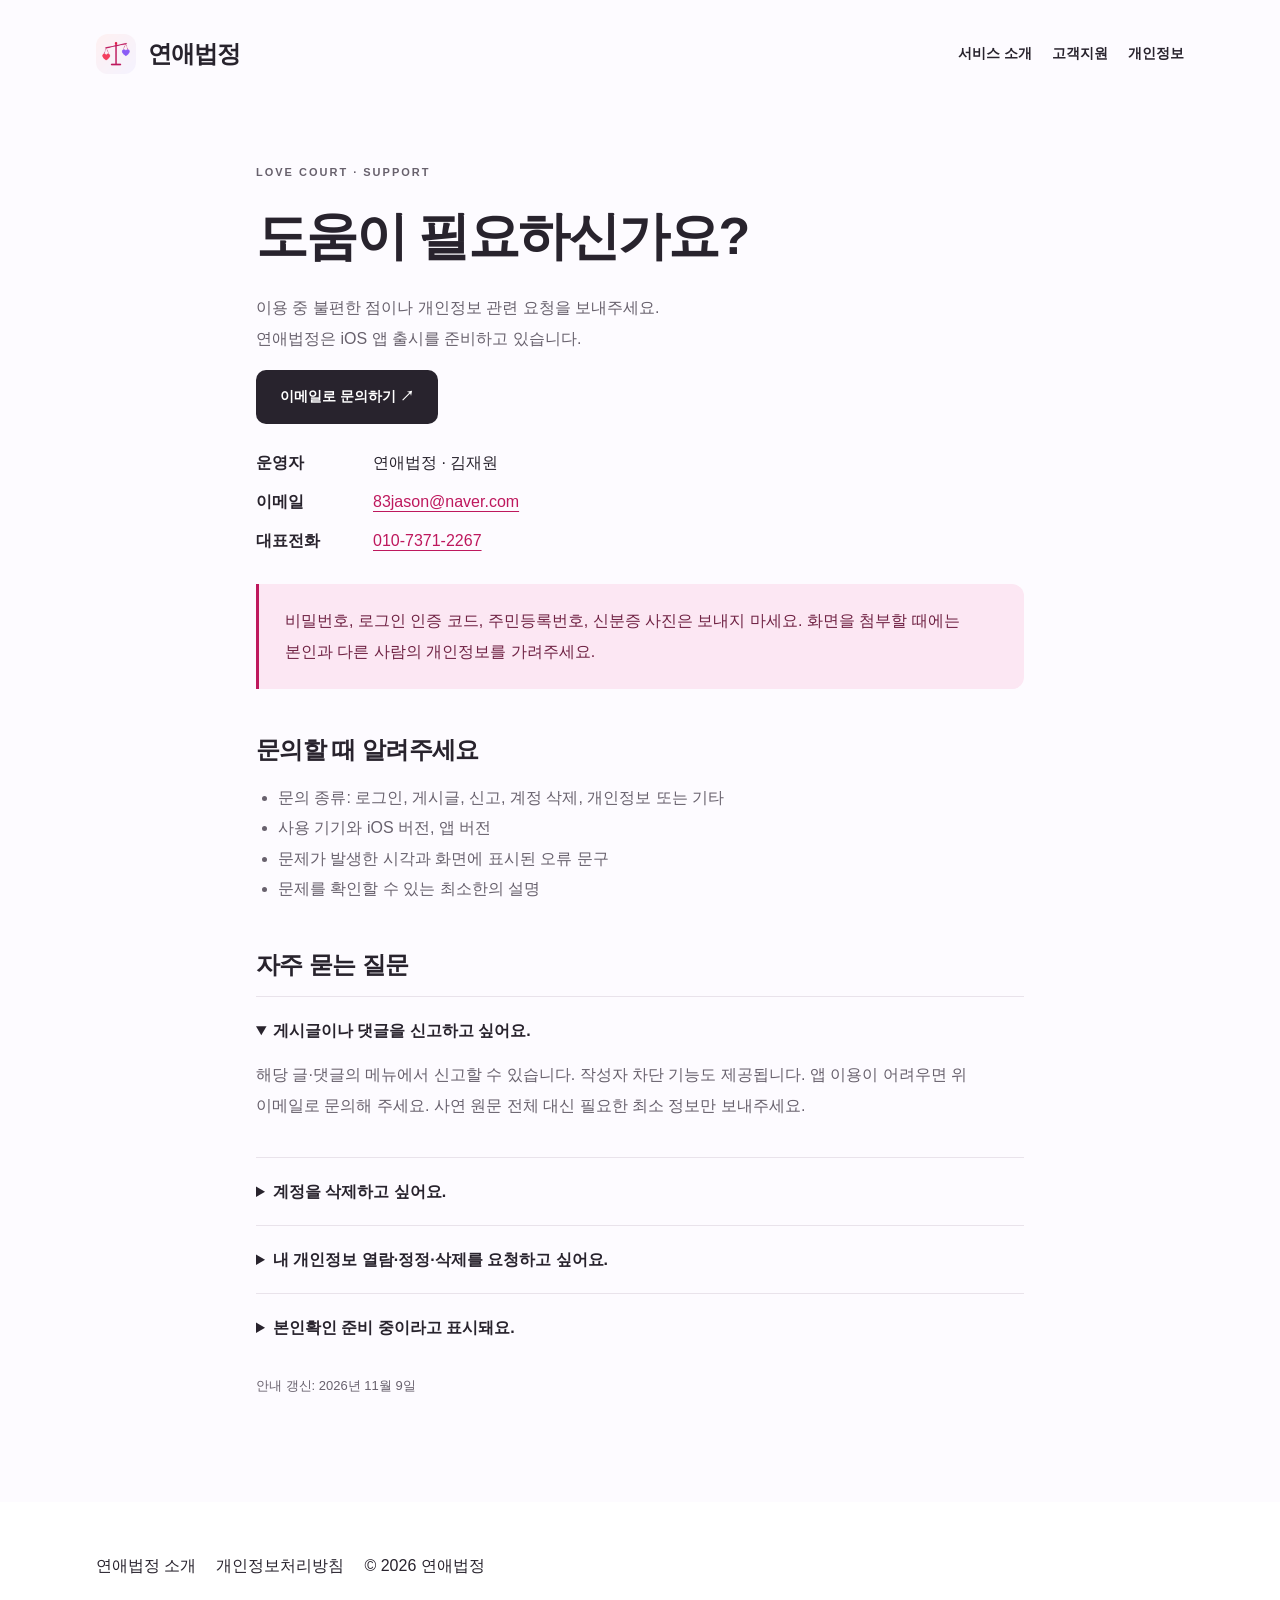
<file: support.html>
<!doctype html>
<html lang="ko"><head><meta charset="utf-8"><meta name="viewport" content="width=device-width,initial-scale=1"><title>고객지원 | 연애법정</title><meta name="description" content="연애법정 문의, 신고, 계정 삭제 및 개인정보 요청 안내"><link rel="icon" href="icon.png"><link rel="stylesheet" href="style.css"><link rel="stylesheet" href="legal.css"></head>
<body><a class="skip" href="#main">본문 바로가기</a><header class="wrap"><a class="brand" href="index.html"><img src="icon.png" width="40" height="40" alt="">연애법정</a><nav aria-label="주 메뉴"><a href="index.html">서비스 소개</a><a href="support.html" aria-current="page">고객지원</a><a href="privacy.html">개인정보</a></nav></header>
<main id="main" class="wrap document"><p class="eyebrow">LOVE COURT · SUPPORT</p><h1>도움이 필요하신가요?</h1><p>이용 중 불편한 점이나 개인정보 관련 요청을 보내주세요.<br>연애법정은 iOS 앱 출시를 준비하고 있습니다.</p><a class="button" href="mailto:83jason@naver.com?subject=%5B%EC%97%B0%EC%95%A0%EB%B2%95%EC%A0%95%5D%20%EB%AC%B8%EC%9D%98">이메일로 문의하기 ↗</a>
<dl><dt>운영자</dt><dd>연애법정 · 김재원</dd><dt>이메일</dt><dd><a href="mailto:83jason@naver.com">83jason@naver.com</a></dd><dt>대표전화</dt><dd><a href="tel:01073712267">010-7371-2267</a></dd></dl>
<div class="callout"><p>비밀번호, 로그인 인증 코드, 주민등록번호, 신분증 사진은 보내지 마세요. 화면을 첨부할 때에는 본인과 다른 사람의 개인정보를 가려주세요.</p></div>
<h2>문의할 때 알려주세요</h2><ul><li>문의 종류: 로그인, 게시글, 신고, 계정 삭제, 개인정보 또는 기타</li><li>사용 기기와 iOS 버전, 앱 버전</li><li>문제가 발생한 시각과 화면에 표시된 오류 문구</li><li>문제를 확인할 수 있는 최소한의 설명</li></ul>
<h2>자주 묻는 질문</h2>
<details open><summary>게시글이나 댓글을 신고하고 싶어요.</summary><p>해당 글·댓글의 메뉴에서 신고할 수 있습니다. 작성자 차단 기능도 제공됩니다. 앱 이용이 어려우면 위 이메일로 문의해 주세요. 사연 원문 전체 대신 필요한 최소 정보만 보내주세요.</p></details>
<details><summary>계정을 삭제하고 싶어요.</summary><p>앱의 마이 코트에서 회원 탈퇴를 선택하고 안내를 따라 주세요. 로그인이나 탈퇴 진행에 문제가 있으면 이메일로 계정 삭제 지원을 요청할 수 있습니다. 요청자의 계정인지 확인하기 위한 절차가 필요할 수 있습니다. 삭제 대상과 보관 기준은 <a href="privacy.html">개인정보처리방침</a>을 확인해 주세요.</p></details>
<details><summary>내 개인정보 열람·정정·삭제를 요청하고 싶어요.</summary><p>이메일 제목에 ‘개인정보 요청’을 적고 요청 내용을 보내주세요. 이메일 자체에 민감한 인증 자료를 첨부하지 마세요. 계정 확인이 필요한 경우 별도 안내합니다.</p></details>
<details><summary>본인확인 준비 중이라고 표시돼요.</summary><p>정식 서비스는 만 19세 이상 성인 본인확인을 전제로 준비하고 있습니다. 인증사 연동이 완료되지 않은 빌드에서는 서비스 진입이 제한될 수 있습니다. 인증 완료로 표시되지 않았다면 인증된 상태가 아닙니다.</p></details>
<p class="updated">안내 갱신: 2026년 11월 9일</p></main><footer><div class="wrap legal-nav"><a href="index.html">연애법정 소개</a><a href="privacy.html">개인정보처리방침</a><span>© 2026 연애법정</span></div></footer></body></html>
</file>
<file: style.css>
:root{--bg:#fdfbff;--ink:#28232d;--muted:#68616d;--pink:#be185d;--line:#e9e3eb}*{box-sizing:border-box}html{scroll-behavior:smooth;scroll-padding-top:30px}body{margin:0;background:var(--bg);color:var(--ink);font-family:-apple-system,BlinkMacSystemFont,"Apple SD Gothic Neo","Noto Sans KR",sans-serif;word-break:keep-all;line-height:1.7}a{color:inherit;text-decoration:none}a:focus-visible{outline:3px solid #7c3aed;outline-offset:6px}a:hover{text-decoration:underline}.wrap{max-width:1160px;padding:0 36px;margin:auto}header{height:108px;display:flex;align-items:center;justify-content:space-between}.brand{font-size:24px;font-weight:800;display:flex;align-items:center;gap:12px;letter-spacing:-1px}.brand img{border-radius:12px}nav{display:flex;gap:28px;align-items:center;font-size:14px;font-weight:600}.status{font-size:12px;color:#9d174d}.hero{display:grid;grid-template-columns:1.1fr 1fr;gap:40px;align-items:center;min-height:660px;padding-top:58px;padding-bottom:80px}.eyebrow{font-size:11px;font-weight:800;letter-spacing:2px;color:var(--pink);margin:0 0 22px}h1{font-size:clamp(44px,5.3vw,66px);line-height:1.2;letter-spacing:-3px;margin:0 0 26px;font-weight:800}.lead{font-size:23px;line-height:1.6;letter-spacing:-.6px;margin:0 0 20px}.intro{font-size:16px;color:var(--muted);margin-bottom:30px}.button{display:inline-flex;align-items:center;justify-content:space-between;gap:35px;padding:15px 24px;background:var(--ink);color:#fff;border-radius:10px;font-size:14px;font-weight:700}.button:hover{background:#43344b;text-decoration:none}.availability{font-size:12px;color:var(--muted);margin-top:18px}.visual{height:475px;position:relative}.orbit{position:absolute;inset:25px 0 15px;background:#fce7f3;border-radius:50%;border:1px solid #fbcfe8}.orbit:after{content:"";position:absolute;inset:25px;border:1px dashed #dbb8d0;border-radius:50%}.example-label{position:absolute;top:0;right:0;font-size:10px;color:var(--muted)}.note{position:absolute;background:#fff;padding:24px 28px;box-shadow:0 14px 40px #60244a0c;border:1px solid #eee5ec;border-radius:16px;width:270px}.note-a{top:65px;left:-8px;transform:rotate(-5deg)}.note-b{right:-6px;top:230px;transform:rotate(5deg);background:#f5f3ff}.speaker{font-size:11px;font-weight:700;color:var(--pink)}.note-b .speaker{color:#6d28d9}.note p{font-size:24px;line-height:1.5;font-weight:700;letter-spacing:-1px;margin:12px 0}.dot{width:9px;height:9px;border-radius:50%;position:absolute;right:25px;top:30px}.rose{background:#fb7185}.violet{background:#a78bfa}.center-mark{position:absolute;top:194px;left:45%;font-family:Georgia,serif;font-size:52px;font-style:italic;color:#9d5080}.visual-caption{position:absolute;bottom:-15px;left:0;right:0;text-align:center;font-size:13px;line-height:1.8;color:#685367}.about{background:#fff;padding:90px 0;border-top:1px solid var(--line);border-bottom:1px solid var(--line)}h2{font-size:36px;letter-spacing:-1.6px;line-height:1.4;margin:0 0 16px}.section-heading>p:last-child{color:var(--muted);font-size:15px}.features{display:grid;grid-template-columns:repeat(3,1fr);gap:34px;margin-top:48px}.features article{border-top:2px solid #fbcfe8;padding-top:25px}.features article:nth-child(2){border-color:#ddd6fe}.number{font-size:11px;letter-spacing:1px;color:var(--muted)}h3{font-size:20px;letter-spacing:-.6px;margin:16px 0 12px}.features p{font-size:15px;color:var(--muted);line-height:1.9}.notice{display:flex;gap:30px;align-items:flex-start;padding-top:65px;padding-bottom:65px}.notice-symbol{font-size:44px;line-height:1.4;color:var(--pink)}.notice h2{font-size:23px;letter-spacing:-.7px}.notice p{font-size:15px;color:var(--muted);max-width:850px;margin:10px 0}.notice .small{font-size:12px}.contact{background:#312737;color:#fff;padding:62px 0}.contact-inner{display:flex;justify-content:space-between;align-items:center;gap:40px}.contact .eyebrow{color:#f9a8d4}.contact h2{font-size:32px}.contact p:not(.eyebrow){font-size:14px;color:#ded5e3}.light{flex-shrink:0;background:#fce7f3;color:#54243f}.light:hover{background:#fbcfe8}footer{padding:50px 0 24px;background:#fff}.brand span{font-size:10px;letter-spacing:1.5px;color:var(--muted);font-weight:500}.business{display:flex;flex-wrap:wrap;gap:10px 28px;margin:28px 0 30px;font-size:13px}.business div{display:flex;gap:10px}.business dt{color:var(--muted)}.business dd{margin:0}.footer-bottom{display:flex;justify-content:space-between;gap:15px;border-top:1px solid var(--line);padding-top:16px;font-size:11px;color:var(--muted)}.skip{position:absolute;top:-80px;padding:10px;background:white;z-index:10}.skip:focus{top:0}@media(max-width:800px){.wrap{padding-left:24px;padding-right:24px}header{height:85px}nav{gap:18px}nav>a:first-child{display:none}.hero{grid-template-columns:1fr;padding-top:35px;gap:40px}.hero-copy{max-width:560px}h1{font-size:52px}.visual{width:min(100%,460px);margin:0 auto;height:460px}.features{grid-template-columns:1fr;gap:25px}.about{padding:60px 0}.features article{padding-top:18px}.features p{max-width:540px}.contact-inner{align-items:flex-start;flex-direction:column;gap:20px}.footer-bottom{flex-direction:column;gap:0}.footer-bottom p{margin:4px 0}.notice{gap:18px}.notice h2{font-size:21px}.business{flex-direction:column;gap:8px}}@media(max-width:400px){.brand{font-size:21px}nav{gap:12px}.status{font-size:10px}h1{font-size:44px}.lead{font-size:20px}.note{width:235px;padding:21px}.note p{font-size:21px}.visual{height:450px}.note-a{left:0}.note-b{right:0}.desktop{display:none}}@media(prefers-reduced-motion:reduce){html{scroll-behavior:auto}}

.screens{padding:80px 0;background:#faf5fc;border-bottom:1px solid var(--line)}.screens-heading{display:flex;justify-content:space-between;gap:35px;align-items:flex-end;margin-bottom:38px}.screens-heading>p{color:var(--muted);font-size:15px;margin-bottom:20px}.screens-grid{display:grid;grid-template-columns:repeat(3,minmax(0,1fr));gap:28px}.screens-grid figure{margin:0;min-width:0}.screens-grid a{display:block;border-radius:18px;overflow:hidden;border:1px solid #eaddeb;box-shadow:0 10px 24px #3a10300a;transition:transform .2s}.screens-grid a:hover{transform:translateY(-5px)}.screens-grid img{display:block;width:100%;height:auto}.screens-grid figcaption{font-size:15px;font-weight:600;margin-top:19px;line-height:1.7}.screens-grid figcaption span{display:block;font-size:11px;font-weight:500;letter-spacing:1px;color:var(--pink);margin-bottom:5px}.screens-note{font-size:12px;color:var(--muted);margin-top:28px;max-width:850px;line-height:1.9}@media(max-width:800px){.screens{padding:55px 0}.screens-heading{display:block}.screens-heading h2{font-size:30px}.screens-grid{gap:16px}.screens-grid figcaption{font-size:13px}nav{gap:14px}}@media(max-width:600px){.screens-grid{grid-template-columns:1fr;max-width:340px;margin:0 auto;gap:35px}.screens-grid figcaption{font-size:16px}.screens-grid figcaption span{font-size:12px}.screens-link{font-size:12px}.status{display:none}}@media(prefers-reduced-motion:reduce){.screens-grid a{transition:none}}
</file>
<file: legal.css>
.document{max-width:840px;padding-top:54px;padding-bottom:90px}.document h1{font-size:clamp(34px,6vw,52px);letter-spacing:-2px}.document h2{font-size:24px;letter-spacing:-.6px;margin:44px 0 14px}.document p,.document li{color:var(--muted);line-height:1.9}.document a{color:var(--pink);text-decoration:underline;text-underline-offset:4px}.document .button{color:white;text-decoration:none}.document .callout{padding:22px 26px;background:#fce7f3;border-left:3px solid var(--pink);margin:30px 0;border-radius:0 12px 12px 0}.document .callout p{margin:0;color:#702344}.document dl{display:grid;grid-template-columns:105px 1fr;gap:12px;margin:25px 0}.document dt{font-weight:700}.document dd{margin:0;overflow-wrap:anywhere}.document .updated{font-size:13px}.document details{border-top:1px solid var(--line);padding:20px 0}.document summary{cursor:pointer;font-weight:700}.document ul{padding-left:22px}.legal-nav{display:flex;gap:20px;flex-wrap:wrap}header nav{gap:20px}@media(max-width:600px){header.wrap{height:auto;min-height:90px;gap:15px;flex-wrap:wrap;padding-top:18px;padding-bottom:18px}header nav{font-size:12px;gap:15px}header nav>a:first-child{display:block}.document{padding-top:35px}.document dl{grid-template-columns:1fr;gap:4px}.document dd{margin-bottom:12px}}
</file>
